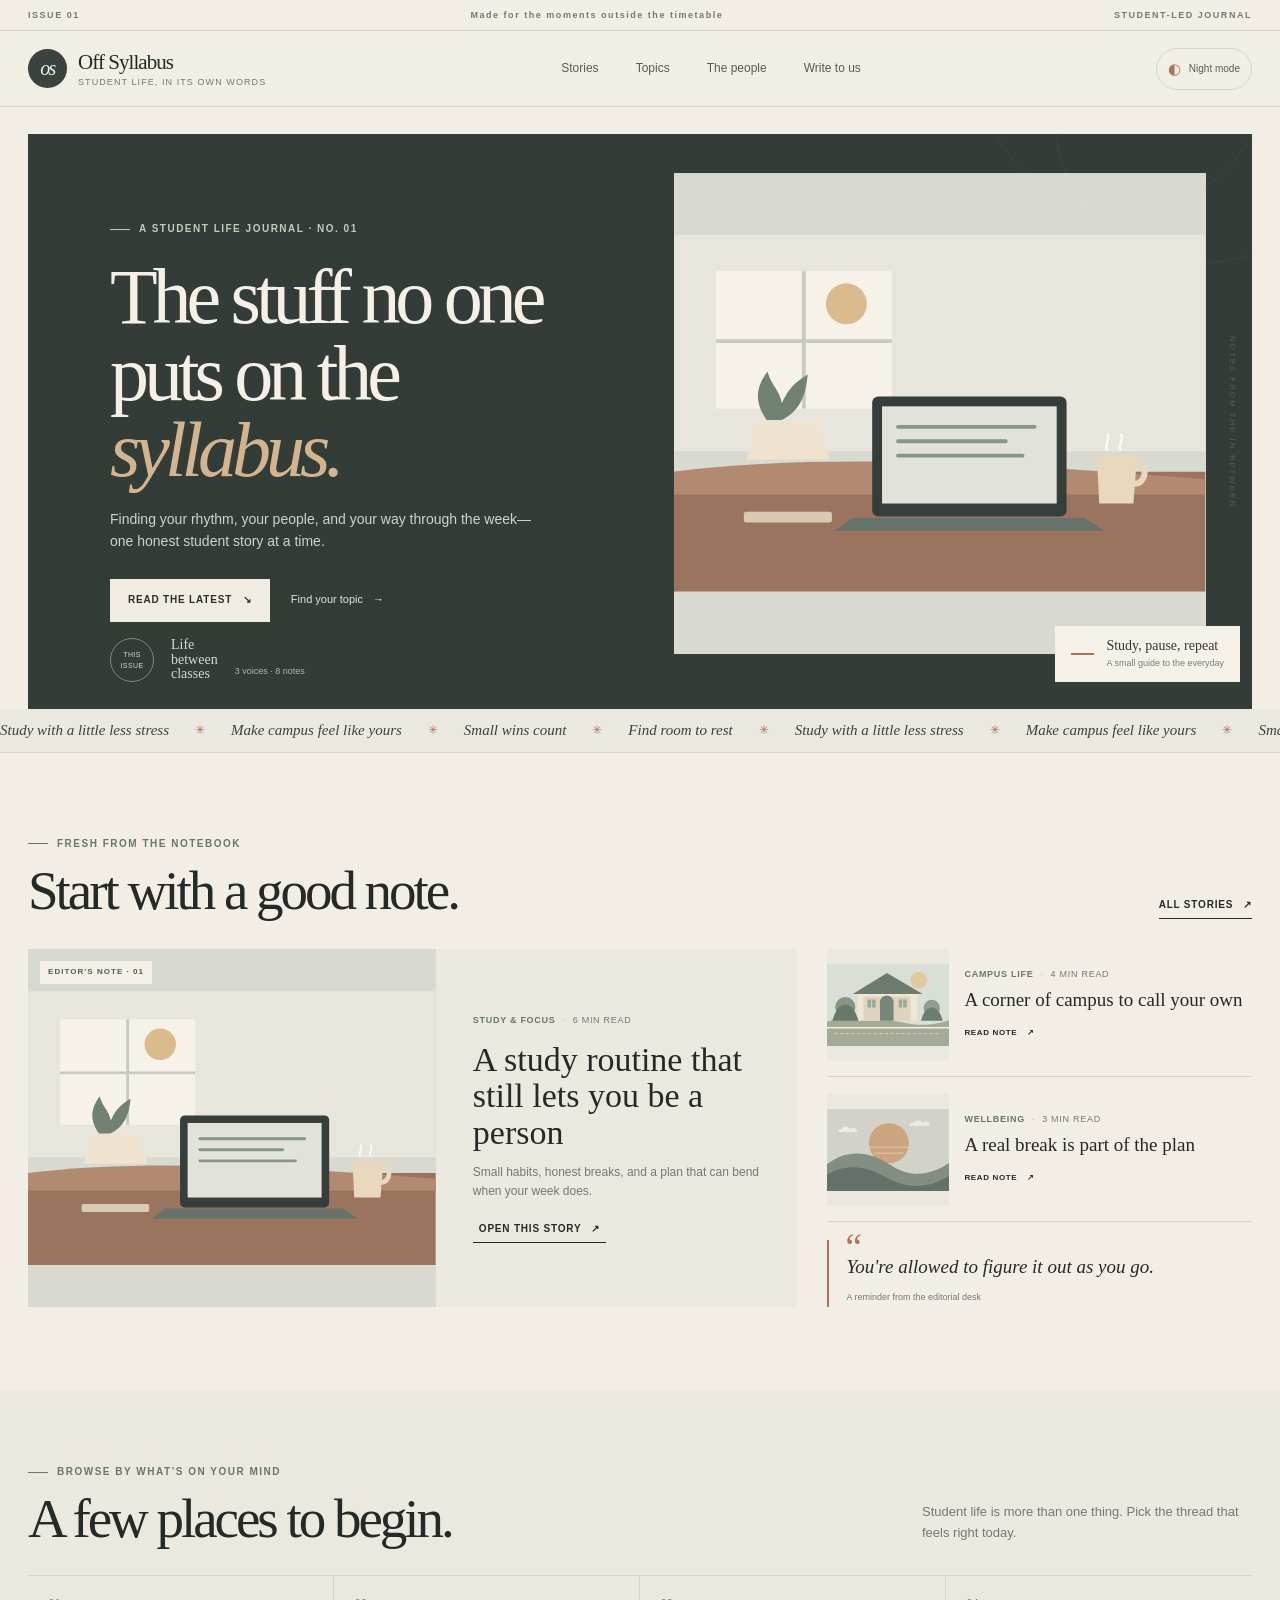
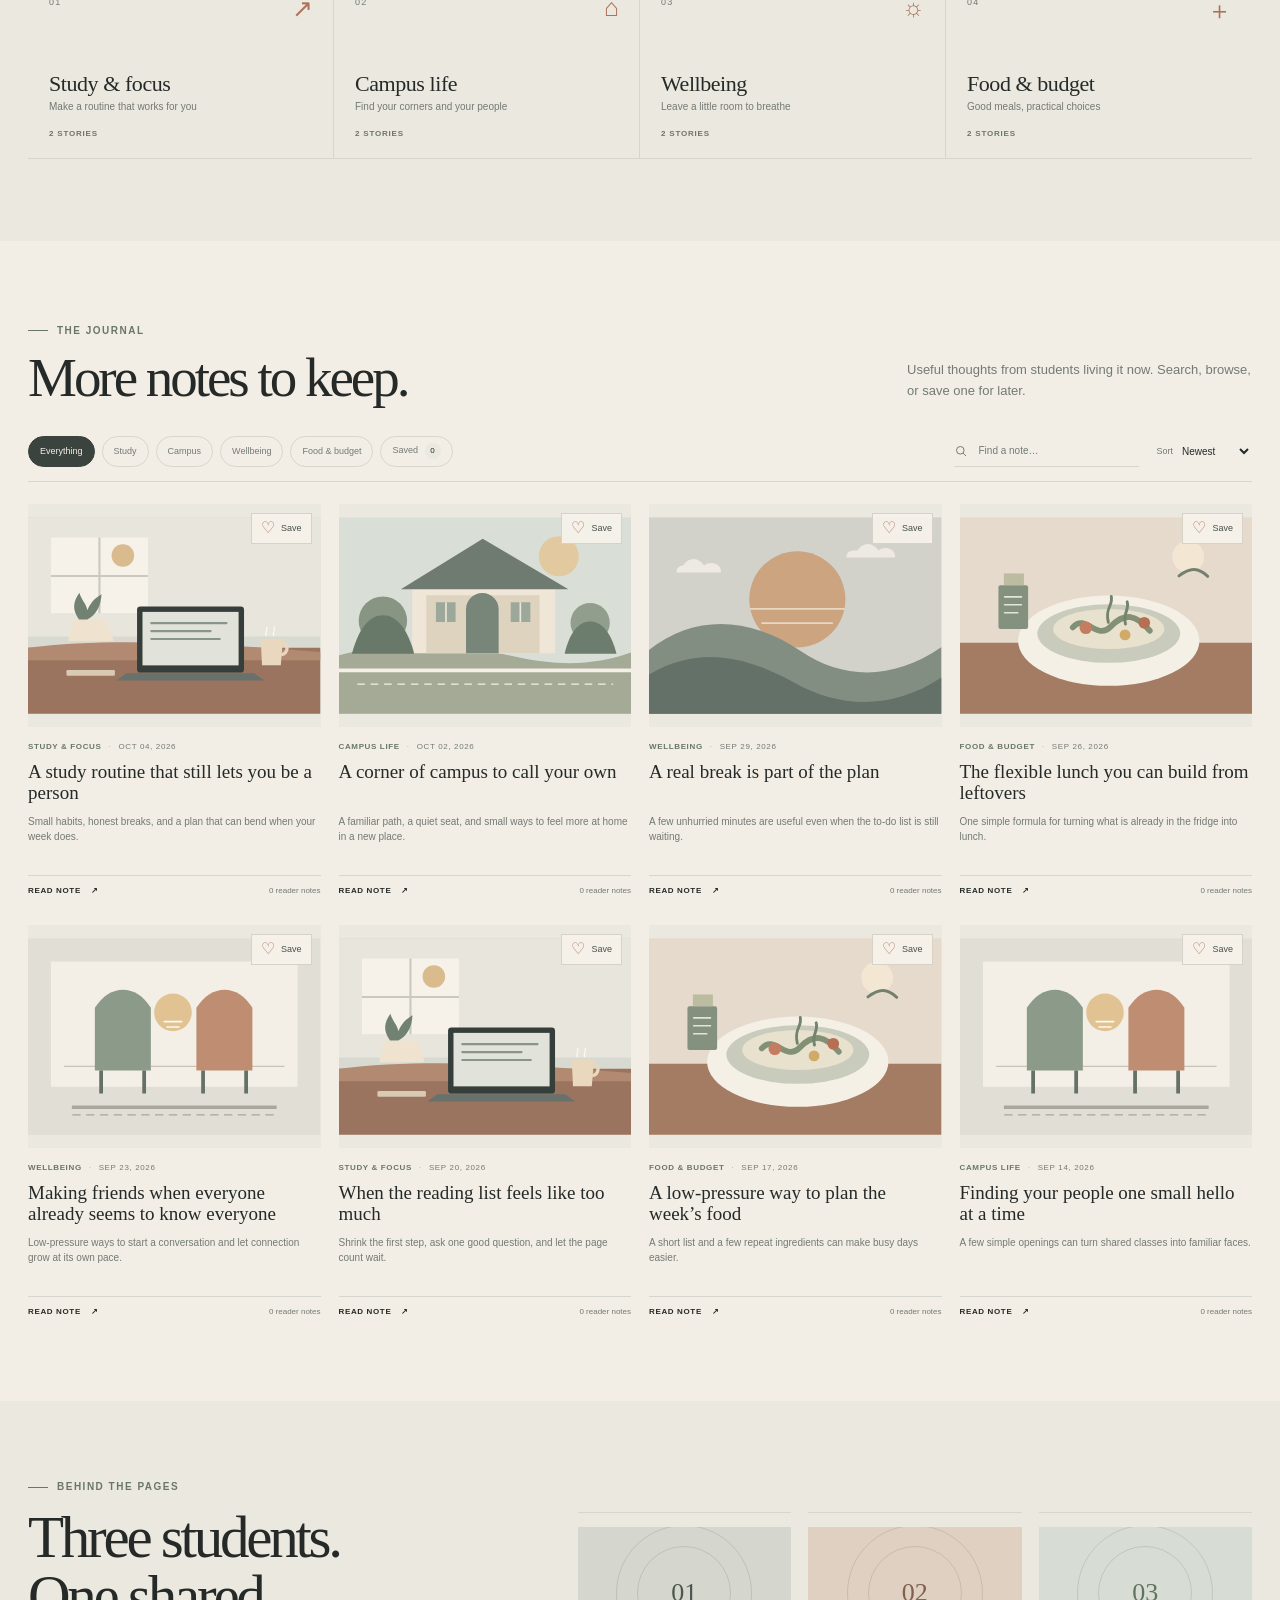
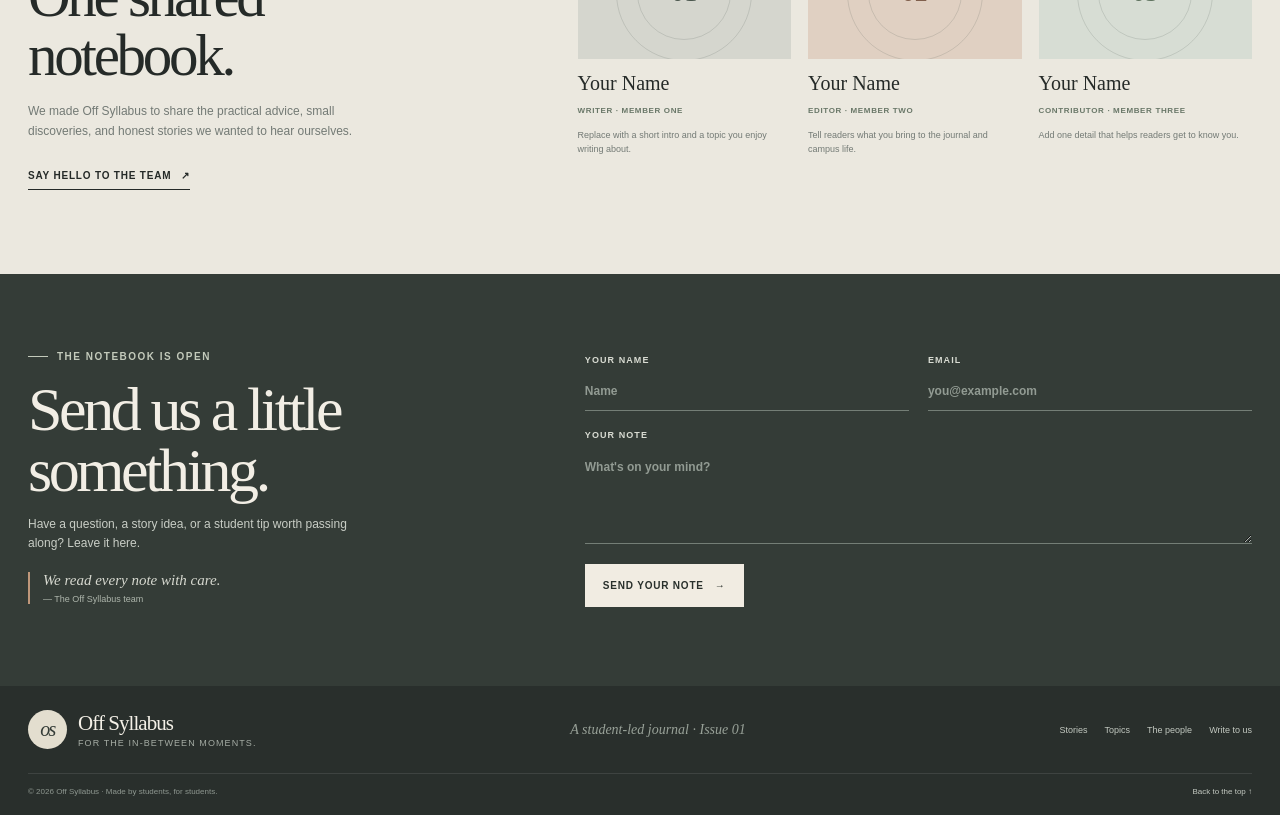
<file: index.html>
<!doctype html>
<html lang="en">
<head>
  <meta charset="utf-8">
  <meta name="viewport" content="width=device-width, initial-scale=1">
  <meta name="theme-color" content="#f2eee5">
  <meta name="description" content="Off Syllabus is a student life journal about studying, campus connections, wellbeing, and everyday wins.">
  <title>Off Syllabus — Student life, in its own words</title>
  <link rel="stylesheet" href="styles.css">
  <script src="script.js" defer></script>
</head>
<body>
  <svg class="svg-library" aria-hidden="true" xmlns="http://www.w3.org/2000/svg">
    <symbol id="cover-desk" viewBox="0 0 700 470">
      <rect width="700" height="470" fill="#d8d9d0"/><path d="M0 0h700v285H0z" fill="#e8e5dc"/><rect x="55" y="48" width="232" height="181" fill="#f6f2e9"/><path d="M171 48v181M55 140h232" stroke="#c9c9bf" stroke-width="5"/><circle cx="227" cy="91" r="27" fill="#d9bb8e"/><path d="M0 312h700v158H0z" fill="#9b745f"/><path d="M0 312c187-24 430-12 700 10v20H0z" fill="#b28a72"/><rect x="261" y="213" width="256" height="158" rx="8" fill="#353e3a"/><rect x="274" y="226" width="230" height="128" fill="#e1e3da"/><path d="M295 253h180m-180 19h142m-142 19h164" stroke="#88958b" stroke-width="5" stroke-linecap="round"/><path d="M235 373h306l25 17H212z" fill="#69716d"/><path d="M96 296h109l-16-51h-80z" fill="#efe3d0"/><path d="M122 244c-17-24-14-43 1-64 6 20 17 26 19 42 11-25 24-31 34-38-2 29-12 49-34 60" fill="#718272"/><path d="M557 291h53l-5 63h-45z" fill="#e9d8bd"/><path d="M605 302c21-5 18 27 1 26" stroke="#e9d8bd" stroke-width="8" fill="none"/><path d="M570 283c-4-9 5-10 1-20m17 20c-4-9 5-10 1-20" stroke="#fff9ef" stroke-width="3" fill="none" stroke-linecap="round"/><rect x="92" y="365" width="116" height="14" rx="3" fill="#d8cab3"/>
    </symbol>
    <symbol id="cover-campus" viewBox="0 0 700 470">
      <rect width="700" height="470" fill="#d9dfd7"/><circle cx="526" cy="93" r="48" fill="#e2c99f"/><path d="M0 330c151-40 294-24 426 4 103 22 187 20 274-11v147H0z" fill="#a4aa96"/><path d="M175 325V170l169-101 173 101v155z" fill="#efe6d7"/><path d="M148 172 344 51l205 121H148z" fill="#6f7b71"/><path d="M209 186h271v139H209z" fill="#ded3bf"/><path d="M304 220a39 39 0 0 1 78 0v105h-78z" fill="#778679"/><path d="M232 203h47v47h-47zm179 0h47v47h-47z" fill="#9ca99a"/><path d="M256 203v47m178-47v47" stroke="#ece5d8" stroke-width="4"/><circle cx="105" cy="247" r="58" fill="#879582"/><path d="M31 326c16-61 42-92 74-92s59 31 75 92z" fill="#687869"/><circle cx="601" cy="252" r="47" fill="#929e8d"/><path d="M540 326c12-52 34-77 61-77s50 25 63 77z" fill="#6d7d6d"/><path d="M0 366h700" stroke="#f5f0e7" stroke-width="9"/><path d="M44 399h612" stroke="#f5f0e7" stroke-width="3" stroke-dasharray="18 14"/>
    </symbol>
    <symbol id="cover-rest" viewBox="0 0 700 470">
      <rect width="700" height="470" fill="#dddcd4"/><circle cx="355" cy="196" r="115" fill="#d6aa83"/><path d="M0 317c112-89 246-77 362 2 104 71 224 70 338-9v160H0z" fill="#879286"/><path d="M0 376c122-72 236-42 347 19 110 62 234 66 353-12v87H0z" fill="#65736a"/><path d="M0 0h700v470H0z" fill="#566158" opacity=".08"/><path d="M242 219h226m-199 34h171" stroke="#f3e9d9" stroke-width="4" opacity=".75"/><path d="M82 115c14-21 37-20 50 0 18-13 42-3 40 17H66c-1-10 6-17 16-17m417-36c14-21 37-20 50 0 18-13 42-3 40 17H473c-1-10 6-17 16-17" fill="#f6f1e8" opacity=".8"/>
    </symbol>
    <symbol id="cover-lunch" viewBox="0 0 700 470">
      <rect width="700" height="470" fill="#e5dacc"/><path d="M0 300h700v170H0z" fill="#a47c64"/><ellipse cx="356" cy="295" rx="217" ry="108" fill="#f5f0e6"/><ellipse cx="356" cy="278" rx="171" ry="70" fill="#c9cbbd"/><ellipse cx="356" cy="267" rx="133" ry="48" fill="#e8e1cd"/><path d="M270 263c30-34 58 33 91-2s61-28 93 10" stroke="#829176" stroke-width="14" fill="none" stroke-linecap="round"/><circle cx="301" cy="264" r="15" fill="#c47d61"/><circle cx="395" cy="281" r="13" fill="#d2aa68"/><circle cx="441" cy="252" r="14" fill="#b66f53"/><path d="M355 251c-9-35 12-39 7-62m34 66c-7-26 10-34 4-53" stroke="#73846d" stroke-width="7" fill="none" stroke-linecap="round"/><rect x="92" y="162" width="71" height="105" rx="5" fill="#84917e"/><path d="M105 162v-28h48v28" fill="#bcbca0"/><path d="M107 190h40m-40 19h40m-40 19h31" stroke="#e6e4d5" stroke-width="4" stroke-linecap="round"/><circle cx="546" cy="94" r="38" fill="#f3e6d2"/><path d="M524 140c27-21 47-20 69 1" stroke="#73806f" stroke-width="7" fill="none" stroke-linecap="round"/>
    </symbol>
    <symbol id="cover-friends" viewBox="0 0 700 470">
      <rect width="700" height="470" fill="#e1ded5"/><rect x="55" y="55" width="590" height="300" rx="2" fill="#f3efe6"/><path d="M86 306h528" stroke="#c9c4b8" stroke-width="3"/><path d="M160 166c36-58 99-58 134 0v150H160z" fill="#8c9a89"/><path d="M403 166c36-58 99-58 134 0v150H403z" fill="#bf8d71"/><path d="M175 316v55m103-55v55m141-55v55m103-55v55" stroke="#657166" stroke-width="9"/><circle cx="347" cy="177" r="45" fill="#e1c393"/><path d="M326 199h42m-35 13h28" stroke="#fff8ed" stroke-width="4" stroke-linecap="round"/><path d="M105 404h490" stroke="#a8a79e" stroke-width="8"/><path d="M106 422h490" stroke="#a8a79e" stroke-width="3" stroke-dasharray="20 13"/>
    </symbol>
    <symbol id="icon-search" viewBox="0 0 24 24"><circle cx="10.8" cy="10.8" r="6.5" fill="none" stroke="currentColor" stroke-width="1.7"/><path d="m16 16 4.2 4.2" fill="none" stroke="currentColor" stroke-width="1.7" stroke-linecap="round"/></symbol>
  </svg>

  <div class="top-note"><span>ISSUE 01</span><span>Made for the moments outside the timetable</span><span>STUDENT-LED JOURNAL</span></div>
  <header class="site-header" id="top">
    <div class="shell nav-wrap">
      <a class="brand" href="#top" aria-label="Off Syllabus home"><span class="brand-stamp">os</span><span class="brand-word">Off Syllabus<span>Student life, in its own words</span></span></a>
      <button class="menu-toggle" type="button" aria-label="Open navigation" aria-expanded="false">☰</button>
      <nav class="main-nav" aria-label="Main navigation"><a href="#latest">Stories</a><a href="#topics">Topics</a><a href="#people">The people</a><a href="#note-us">Write to us</a></nav>
      <button class="theme-toggle" id="theme-toggle" type="button" aria-label="Switch to dark theme"><span class="theme-icon" aria-hidden="true">◐</span><span class="theme-label">Night mode</span></button>
    </div>
  </header>

  <main>
    <section class="hero shell">
      <div class="hero-panel">
        <div class="hero-copy">
          <div class="eyebrow eyebrow-light"><span class="eyebrow-mark"></span> A student life journal · No. 01</div>
          <h1>The stuff no one puts on the <em>syllabus.</em></h1>
          <p>Finding your rhythm, your people, and your way through the week—one honest student story at a time.</p>
          <div class="hero-links"><a class="button button-cream" href="#latest">Read the latest <span aria-hidden="true">↘</span></a><a class="hero-text-link" href="#topics">Find your topic <span aria-hidden="true">→</span></a></div>
          <div class="issue-stamp"><span>THIS ISSUE</span><strong>Life<br>between<br>classes</strong><small>3 voices · 8 notes</small></div>
        </div>
        <div class="hero-visual">
          <div class="hero-cover"><svg role="img" aria-label="Illustration of a student desk with a laptop, a plant and coffee"><use href="#cover-desk"/></svg></div>
          <div class="hero-caption"><span class="caption-rule"></span><span>Study, pause, repeat<br><small>A small guide to the everyday</small></span></div>
          <span class="hero-vertical">NOTES FROM THE IN-BETWEEN</span>
        </div>
        <span class="panel-orbit orbit-one"></span><span class="panel-orbit orbit-two"></span>
      </div>
    </section>

    <div class="ticker" aria-label="Journal topics"><div class="ticker-track"><span>Study with a little less stress</span><i>✳</i><span>Make campus feel like yours</span><i>✳</i><span>Small wins count</span><i>✳</i><span>Find room to rest</span><i>✳</i><span>Study with a little less stress</span><i>✳</i><span>Make campus feel like yours</span><i>✳</i><span>Small wins count</span><i>✳</i><span>Find room to rest</span><i>✳</i></div></div>

    <section class="section shell feature-section" id="latest">
      <div class="section-heading"><div><div class="eyebrow"><span class="eyebrow-mark"></span> Fresh from the notebook</div><h2>Start with a good note.</h2></div><a class="under-link" href="#all-stories">All stories <span aria-hidden="true">↗</span></a></div>
      <div class="feature-layout">
        <article class="lead-story"><div class="lead-image"><svg role="img" aria-label="A calm student workspace"><use href="#cover-desk"/></svg><span class="image-label">EDITOR'S NOTE · 01</span></div><div class="lead-content"><div class="story-meta"><span>Study &amp; focus</span><i>·</i><time>6 min read</time></div><h3><button class="story-title-button" type="button" data-read="routine">A study routine that still lets you be a person</button></h3><p>Small habits, honest breaks, and a plan that can bend when your week does.</p><button class="arrow-link" type="button" data-read="routine">Open this story <span aria-hidden="true">↗</span></button></div></article>
        <div class="side-stories">
          <article class="side-story"><div class="side-thumb"><svg role="img" aria-label="A campus building on a sunny day"><use href="#cover-campus"/></svg></div><div class="side-story-copy"><div class="story-meta"><span>Campus life</span><i>·</i><time>4 min read</time></div><h3><button class="story-title-button" type="button" data-read="campus-corners">A corner of campus to call your own</button></h3><button class="arrow-link" type="button" data-read="campus-corners">Read note <span aria-hidden="true">↗</span></button></div></article>
          <article class="side-story"><div class="side-thumb"><svg role="img" aria-label="A quiet sunset over rolling hills"><use href="#cover-rest"/></svg></div><div class="side-story-copy"><div class="story-meta"><span>Wellbeing</span><i>·</i><time>3 min read</time></div><h3><button class="story-title-button" type="button" data-read="real-break">A real break is part of the plan</button></h3><button class="arrow-link" type="button" data-read="real-break">Read note <span aria-hidden="true">↗</span></button></div></article>
          <div class="side-quote"><span>“</span><p>You're allowed to figure it out as you go.</p><small>A reminder from the editorial desk</small></div>
        </div>
      </div>
    </section>

    <section class="topic-band" id="topics">
      <div class="shell">
        <div class="section-heading topic-heading"><div><div class="eyebrow"><span class="eyebrow-mark"></span> Browse by what’s on your mind</div><h2>A few places to begin.</h2></div><p>Student life is more than one thing. Pick the thread that feels right today.</p></div>
        <div class="topic-grid">
          <button class="topic-card" type="button" data-topic="study"><span class="topic-number">01</span><span class="topic-symbol">↗</span><strong>Study &amp; focus</strong><small>Make a routine that works for you</small><span class="topic-count">2 stories</span></button>
          <button class="topic-card" type="button" data-topic="campus"><span class="topic-number">02</span><span class="topic-symbol">⌂</span><strong>Campus life</strong><small>Find your corners and your people</small><span class="topic-count">2 stories</span></button>
          <button class="topic-card" type="button" data-topic="wellbeing"><span class="topic-number">03</span><span class="topic-symbol">☼</span><strong>Wellbeing</strong><small>Leave a little room to breathe</small><span class="topic-count">2 stories</span></button>
          <button class="topic-card" type="button" data-topic="money"><span class="topic-number">04</span><span class="topic-symbol">＋</span><strong>Food &amp; budget</strong><small>Good meals, practical choices</small><span class="topic-count">2 stories</span></button>
        </div>
      </div>
    </section>

    <section class="section shell journal-section" id="all-stories">
      <div class="section-heading"><div><div class="eyebrow"><span class="eyebrow-mark"></span> The journal</div><h2>More notes to keep.</h2></div><div class="journal-intro">Useful thoughts from students living it now. Search, browse, or save one for later.</div></div>
      <div class="journal-tools">
        <div class="filter-list" role="group" aria-label="Filter stories"><button class="filter-button selected" data-filter="all" type="button">Everything</button><button class="filter-button" data-filter="study" type="button">Study</button><button class="filter-button" data-filter="campus" type="button">Campus</button><button class="filter-button" data-filter="wellbeing" type="button">Wellbeing</button><button class="filter-button" data-filter="money" type="button">Food &amp; budget</button><button class="filter-button saved-filter" id="saved-filter" data-filter="saved" type="button">Saved <span id="saved-total">0</span></button></div>
        <div class="tool-right"><label class="search-box"><svg aria-hidden="true"><use href="#icon-search"/></svg><span class="sr-only">Search articles</span><input id="search-field" type="search" placeholder="Find a note…"></label><label class="sort-label">Sort <select id="sort-select" aria-label="Sort stories"><option value="newest">Newest</option><option value="oldest">Oldest</option><option value="shortest">Quick reads</option></select></label></div>
      </div>
      <div class="story-grid" id="story-grid" aria-live="polite"></div><p class="no-results" id="no-results" hidden>No notes found for that search. Try another word or topic.</p>
    </section>

    <section class="people-section" id="people"><div class="shell people-layout"><div class="people-intro"><div class="eyebrow"><span class="eyebrow-mark"></span> Behind the pages</div><h2>Three students.<br>One shared notebook.</h2><p>We made Off Syllabus to share the practical advice, small discoveries, and honest stories we wanted to hear ourselves.</p><a class="under-link" href="#note-us">Say hello to the team <span aria-hidden="true">↗</span></a></div><div class="people-cards"><article class="person"><div class="person-photo photo-a"><span>01</span></div><h3>Your Name</h3><small>Writer · Member one</small><p>Replace with a short intro and a topic you enjoy writing about.</p></article><article class="person"><div class="person-photo photo-b"><span>02</span></div><h3>Your Name</h3><small>Editor · Member two</small><p>Tell readers what you bring to the journal and campus life.</p></article><article class="person"><div class="person-photo photo-c"><span>03</span></div><h3>Your Name</h3><small>Contributor · Member three</small><p>Add one detail that helps readers get to know you.</p></article></div></div></section>

    <section class="contact-section" id="note-us"><div class="shell contact-layout"><div><div class="eyebrow eyebrow-light"><span class="eyebrow-mark"></span> The notebook is open</div><h2>Send us a little<br>something.</h2><p>Have a question, a story idea, or a student tip worth passing along? Leave it here.</p><div class="contact-aside">We read every note with care.<span>— The Off Syllabus team</span></div></div><form class="contact-form" id="contact-form"><div class="form-row"><label>Your name<input name="name" required maxlength="60" placeholder="Name"></label><label>Email<input name="email" type="email" required placeholder="you@example.com"></label></div><label>Your note<textarea name="message" required maxlength="1200" placeholder="What's on your mind?" rows="4"></textarea></label><button class="button button-cream" type="submit">Send your note <span aria-hidden="true">→</span></button><p class="form-status" id="form-status" role="status" hidden>Thanks for writing. This front-end preview doesn’t deliver messages to an inbox yet.</p></form></div></section>
  </main>

  <footer class="site-footer"><div class="shell footer-main"><a class="brand footer-brand" href="#top"><span class="brand-stamp">os</span><span class="brand-word">Off Syllabus<span>For the in-between moments.</span></span></a><div class="footer-line">A student-led journal · Issue 01</div><nav aria-label="Footer navigation"><a href="#latest">Stories</a><a href="#topics">Topics</a><a href="#people">The people</a><a href="#note-us">Write to us</a></nav></div><div class="shell footer-bottom"><span>© 2026 Off Syllabus · Made by students, for students.</span><a href="#top">Back to the top ↑</a></div></footer>

  <div class="modal" id="story-modal" aria-hidden="true"><div class="modal-scrim" data-close-modal></div><article class="modal-panel" role="dialog" aria-modal="true" aria-labelledby="modal-title"><button class="modal-close" type="button" aria-label="Close story">×</button><div class="modal-meta" id="modal-meta"></div><h2 id="modal-title"></h2><div class="modal-image" id="modal-image"></div><div class="modal-body" id="modal-body"></div><div class="modal-save-line"><button class="save-button modal-save" id="modal-save" type="button"><span aria-hidden="true">♡</span> Save for later</button></div><section class="comments"><div class="comments-heading"><h3>Notes from readers</h3><span id="comment-total"></span></div><div class="comment-list" id="comment-list"></div><form class="comment-form" id="comment-form"><label>Name<input name="name" required maxlength="40" placeholder="Your name"></label><label>Leave a comment<textarea name="comment" required maxlength="500" rows="2" placeholder="Add a kind thought…"></textarea></label><button class="button button-dark" type="submit">Post note</button></form></section></article></div>
</body>
</html>
</file>
<file: styles.css>
:root {
  color-scheme: light;
  --cream: #f2eee5;
  --paper: #faf9f5;
  --paper-2: #ebe8df;
  --ink: #252a28;
  --ash: #737a75;
  --ash-deep: #3b433e;
  --line: #d8d5cd;
  --olive: #697768;
  --clay: #ad725a;
  --muted-ink: #555d57;
  --serif: Georgia, "Times New Roman", serif;
  --sans: "Aptos", "Segoe UI", Arial, sans-serif;
  --shell: 1600px;
}
html[data-theme="dark"] {
  color-scheme: dark;
  --cream: #252b28;
  --paper: #303733;
  --paper-2: #3a423d;
  --ink: #f2eee5;
  --ash: #b6bcb5;
  --ash-deep: #d8ddd5;
  --line: #505953;
  --olive: #b4c2ad;
  --clay: #d9a184;
  --muted-ink: #c7cdc6;
}
* { box-sizing: border-box; }
html { scroll-behavior: smooth; scroll-padding-top: 84px; }
body { margin: 0; background: var(--cream); color: var(--ink); font: 16px/1.6 var(--sans); transition: background .25s ease, color .25s ease; }
button, input, textarea, select { font: inherit; }
button { color: inherit; }
a { color: inherit; text-decoration: none; }
.svg-library { position: absolute; width: 0; height: 0; overflow: hidden; }
.shell { width: min(var(--shell), calc(100% - 56px)); margin: 0 auto; }
.top-note { display: flex; justify-content: space-between; gap: 15px; padding: 8px max(28px, calc((100% - var(--shell)) / 2)); border-bottom: 1px solid var(--line); color: var(--ash); font-size: 9px; font-weight: 700; letter-spacing: .17em; }
.site-header { position: sticky; top: 0; z-index: 25; border-bottom: 1px solid var(--line); background: color-mix(in srgb, var(--cream) 93%, transparent); backdrop-filter: blur(14px); }
.nav-wrap { min-height: 75px; display: flex; align-items: center; justify-content: space-between; gap: 28px; }
.brand { display: inline-flex; align-items: center; gap: 11px; }
.brand-stamp { width: 39px; height: 39px; display: grid; place-items: center; border-radius: 50%; background: var(--ash-deep); color: var(--cream); font: italic 20px var(--serif); letter-spacing: -.08em; }
.brand-word { display: block; font: 21px/1.05 var(--serif); letter-spacing: -.045em; }
.brand-word span { display: block; margin-top: 5px; color: var(--ash); font: 9px/1 var(--sans); letter-spacing: .12em; text-transform: uppercase; }
.main-nav { display: flex; align-items: center; gap: clamp(17px, 3vw, 37px); color: var(--muted-ink); font-size: 12px; }
.main-nav a, .site-footer nav a { transition: color .2s ease; }
.main-nav a:hover, .site-footer nav a:hover { color: var(--clay); }
.theme-toggle { display: inline-flex; align-items: center; gap: 8px; padding: 8px 11px; border: 1px solid var(--line); border-radius: 99px; background: transparent; color: var(--muted-ink); font-size: 10px; cursor: pointer; }
.theme-icon { color: var(--clay); font-size: 15px; }
.menu-toggle { display: none; border: 0; background: none; font-size: 23px; cursor: pointer; }
.hero { padding-top: 27px; }
.hero-panel { position: relative; display: grid; grid-template-columns: 1.04fr .96fr; min-height: 500px; overflow: hidden; background: #343c37; color: #f4f0e7; }
.hero-copy { position: relative; z-index: 2; padding: clamp(44px, 7vw, 87px) clamp(35px, 6.5vw, 82px); }
.eyebrow { display: flex; align-items: center; gap: 9px; color: var(--olive); font-size: 10px; font-weight: 750; letter-spacing: .15em; text-transform: uppercase; }
.eyebrow-light { color: #c7c9bb; }
.eyebrow-mark { width: 20px; height: 1px; background: currentColor; }
h1, h2, h3, p { margin-top: 0; }
.hero h1 { max-width: 600px; margin: 22px 0 19px; font: 500 clamp(50px, 6.1vw, 79px)/.98 var(--serif); letter-spacing: -.065em; }
.hero h1 em { color: #d2b491; font-weight: 400; }
.hero-copy > p { max-width: 435px; margin-bottom: 26px; color: #d0d3cc; font-size: 14px; }
.hero-links { display: flex; flex-wrap: wrap; align-items: center; gap: 21px; }
.button { display: inline-flex; align-items: center; justify-content: center; gap: 11px; min-height: 43px; padding: 0 17px; border: 1px solid transparent; font-size: 10px; font-weight: 750; letter-spacing: .08em; text-transform: uppercase; cursor: pointer; transition: transform .18s ease, background .18s ease; }
.button:hover { transform: translateY(-2px); }
.button-cream { background: #f1ece2; color: #29302c; }
.button-cream:hover { background: #fffaf0; }
.button-dark { background: var(--ash-deep); color: var(--cream); }
.hero-text-link { color: #e6e3d9; font-size: 11px; }
.hero-text-link span { margin-left: 7px; }
.issue-stamp { position: absolute; left: clamp(35px, 6.5vw, 82px); bottom: 27px; display: flex; align-items: center; gap: 17px; color: #d7d8ce; }
.issue-stamp > span { width: 44px; height: 44px; display: grid; place-items: center; border: 1px solid #d7d8ce77; border-radius: 50%; font-size: 7px; letter-spacing: .06em; text-align: center; }
.issue-stamp strong { font: 14px/1.03 var(--serif); font-weight: 500; }
.issue-stamp small { align-self: end; padding-bottom: 3px; color: #aeb5ac; font-size: 9px; }
.hero-visual { position: relative; min-height: 500px; padding: 39px 46px 55px 10px; }
.hero-cover { height: 100%; min-height: 406px; overflow: hidden; background: #d8d9d0; }
.hero-cover svg { width: 100%; height: 100%; display: block; }
.hero-caption { position: absolute; right: 12px; bottom: 27px; display: flex; align-items: center; gap: 12px; padding: 12px 16px; background: #f5f1e8; color: #343a36; font: 14px/1.15 var(--serif); }
.hero-caption small { color: #778079; font: 9px var(--sans); }
.caption-rule { width: 23px; height: 2px; background: var(--clay); }
.hero-vertical { position: absolute; top: 50%; right: 14px; color: #e3e0d533; font-size: 8px; letter-spacing: .24em; writing-mode: vertical-rl; transform: translateY(-50%); }
.panel-orbit { position: absolute; z-index: 0; width: 290px; height: 290px; border: 1px solid #ffffff0b; border-radius: 50%; pointer-events: none; }
.orbit-one { right: -93px; top: -160px; }.orbit-two { right: -17px; top: -212px; }
.ticker { overflow: hidden; border-bottom: 1px solid var(--line); background: var(--paper-2); color: var(--ash-deep); }
.ticker-track { width: max-content; display: flex; align-items: center; gap: 26px; padding: 12px 0; animation: ticker 38s linear infinite; }
.ticker-track span { font: italic 15px var(--serif); white-space: nowrap; }
.ticker-track i { color: var(--clay); font-size: 12px; font-style: normal; }
@keyframes ticker { to { transform: translateX(-50%); } }
.section { padding-top: 83px; padding-bottom: 83px; }
.section-heading { display: flex; align-items: end; justify-content: space-between; gap: 28px; margin-bottom: 30px; }
.section-heading h2, .topic-heading h2 { margin: 11px 0 0; font: 500 clamp(36px, 4.5vw, 55px)/1.02 var(--serif); letter-spacing: -.055em; }
.under-link, .arrow-link { display: inline-flex; align-items: center; gap: 10px; padding-bottom: 5px; border: 0; border-bottom: 1px solid var(--ink); background: transparent; color: var(--ink); font-size: 10px; font-weight: 750; letter-spacing: .08em; text-transform: uppercase; cursor: pointer; }
.under-link span, .arrow-link span { transition: transform .18s ease; }
.under-link:hover span, .arrow-link:hover span { transform: translate(3px,-2px); }
.feature-layout { display: grid; grid-template-columns: 1.45fr .8fr; gap: 30px; }
.lead-story { display: grid; grid-template-columns: 1.06fr .94fr; min-height: 330px; background: var(--paper-2); }
.lead-image { position: relative; min-height: 330px; overflow: hidden; background: #d8d9d0; }
.lead-image svg, .side-thumb svg, .story-art svg, .modal-image svg { width: 100%; height: 100%; display: block; transition: transform .4s ease; }
.lead-story:hover .lead-image svg, .story-card:hover .story-art svg { transform: scale(1.03); }
.image-label { position: absolute; left: 12px; top: 12px; padding: 5px 8px; background: #f7f3eaed; color: #535d55; font-size: 8px; font-weight: 750; letter-spacing: .13em; }
.lead-content { display: flex; flex-direction: column; align-items: flex-start; justify-content: center; padding: clamp(22px, 3vw, 37px); }
.story-meta { display: flex; flex-wrap: wrap; align-items: center; gap: 7px; color: var(--ash); font-size: 9px; letter-spacing: .08em; text-transform: uppercase; }
.story-meta span { color: var(--olive); font-weight: 750; }
.story-meta i { color: #aba99f; font-style: normal; }
.lead-content h3 { margin: 14px 0 11px; font: 500 clamp(25px, 2.9vw, 34px)/1.08 var(--serif); letter-spacing: -.035em; }
.lead-content p { margin-bottom: 18px; color: var(--ash); font-size: 12px; }
.story-title-button { padding: 0; border: 0; background: transparent; color: inherit; font: inherit; text-align: left; cursor: pointer; }
.story-title-button:hover { color: var(--clay); }
.lead-content .arrow-link { margin-top: 1px; }
.side-stories { display: flex; flex-direction: column; gap: 17px; }
.side-story { display: grid; grid-template-columns: 122px 1fr; gap: 15px; align-items: center; padding-bottom: 15px; border-bottom: 1px solid var(--line); }
.side-thumb { height: 112px; overflow: hidden; background: var(--paper-2); }
.side-story-copy h3 { margin: 7px 0 7px; font: 500 19px/1.13 var(--serif); letter-spacing: -.02em; }
.side-story-copy .arrow-link { border: 0; padding: 0; font-size: 8px; }
.side-quote { position: relative; margin-top: 1px; padding: 4px 4px 0 17px; border-left: 2px solid var(--clay); }
.side-quote > span { position: absolute; top: -14px; left: 16px; color: var(--clay); font: 37px var(--serif); }
.side-quote p { margin: 12px 0 4px; font: italic 19px/1.15 var(--serif); }
.side-quote small { color: var(--ash); font-size: 9px; }
.topic-band { padding: 74px 0 82px; background: var(--paper-2); }
.topic-heading { margin-bottom: 27px; }
.topic-heading p { max-width: 330px; margin: 0 0 4px; color: var(--ash); font-size: 13px; }
.topic-grid { display: grid; grid-template-columns: repeat(4, 1fr); border-top: 1px solid var(--line); border-bottom: 1px solid var(--line); }
.topic-card { position: relative; min-height: 182px; display: flex; flex-direction: column; align-items: flex-start; padding: 19px 21px 17px; border: 0; border-right: 1px solid var(--line); background: transparent; color: var(--ink); text-align: left; cursor: pointer; transition: background .2s ease, transform .2s ease; }
.topic-card:last-child { border-right: 0; }
.topic-card:hover { background: color-mix(in srgb, var(--paper) 70%, transparent); transform: translateY(-3px); }
.topic-number { color: var(--ash); font-size: 9px; letter-spacing: .13em; }
.topic-symbol { position: absolute; top: 18px; right: 20px; color: var(--clay); font: 25px var(--serif); }
.topic-card strong { margin-top: auto; font: 500 22px var(--serif); letter-spacing: -.02em; }
.topic-card small { margin-top: 2px; color: var(--ash); font-size: 10px; }
.topic-count { margin-top: 13px; color: var(--olive); font-size: 8px; font-weight: 750; letter-spacing: .1em; text-transform: uppercase; }
.journal-section { padding-top: 82px; }
.journal-intro { max-width: 345px; margin: 0 0 4px; color: var(--ash); font-size: 13px; }
.journal-tools { display: flex; align-items: center; justify-content: space-between; gap: 20px; margin: 29px 0 22px; padding-bottom: 14px; border-bottom: 1px solid var(--line); }
.filter-list { display: flex; flex-wrap: wrap; gap: 7px; }
.filter-button { min-height: 31px; padding: 0 11px; border: 1px solid var(--line); border-radius: 99px; background: transparent; color: var(--ash); font-size: 9px; cursor: pointer; transition: .2s ease; }
.filter-button:hover, .filter-button.selected { border-color: var(--ash-deep); background: var(--ash-deep); color: var(--cream); }
.saved-filter span { display: inline-grid; width: 16px; height: 16px; place-items: center; margin-left: 4px; border-radius: 50%; background: var(--paper-2); color: var(--ink); font-size: 8px; }
.tool-right { display: flex; align-items: center; gap: 17px; }
.search-box { display: flex; align-items: center; gap: 8px; width: 185px; padding: 6px 0; border-bottom: 1px solid var(--line); color: var(--ash); }
.search-box svg { width: 14px; height: 14px; flex: none; }
.search-box input { min-width: 0; width: 100%; border: 0; outline: 0; background: transparent; color: var(--ink); font-size: 10px; }
.search-box input::placeholder { color: var(--ash); }
.sort-label { display: flex; align-items: center; gap: 5px; color: var(--ash); font-size: 9px; }
.sort-label select { border: 0; background: transparent; color: var(--ink); font-size: 10px; outline-color: var(--olive); }
.story-grid { display: grid; grid-template-columns: repeat(4, minmax(0,1fr)); gap: 27px 18px; }
.story-card { min-width: 0; animation: rise .35s ease both; }
@keyframes rise { from { opacity: 0; transform: translateY(8px); } to { opacity: 1; transform: none; } }
.story-art { position: relative; aspect-ratio: 1.31; overflow: hidden; background: var(--paper-2); }
.story-art .save-button { position: absolute; top: 9px; right: 9px; }
.save-button { display: inline-flex; align-items: center; justify-content: center; gap: 6px; min-height: 31px; padding: 0 9px; border: 1px solid #d6d2c8; background: #f7f3ebed; color: #465049; font-size: 9px; cursor: pointer; transition: .2s ease; }
.save-button span { color: var(--clay); font-size: 16px; line-height: 1; }
.save-button[aria-pressed="true"] { border-color: var(--clay); background: var(--clay); color: #fffaf2; }
.save-button[aria-pressed="true"] span { color: inherit; }
.story-card .story-meta { margin-top: 14px; font-size: 8px; }
.story-card h3 { min-height: 47px; margin: 7px 0 6px; font: 500 19px/1.14 var(--serif); letter-spacing: -.025em; }
.story-card > p { min-height: 49px; margin: 0 0 12px; color: var(--ash); font-size: 10px; line-height: 1.55; }
.story-card-bottom { display: flex; align-items: center; justify-content: space-between; gap: 8px; padding-top: 9px; border-top: 1px solid var(--line); }
.story-card-bottom .arrow-link { border: 0; padding: 0; font-size: 8px; }
.comment-count { color: var(--ash); font-size: 8px; }
.no-results { padding: 30px; border: 1px dashed var(--line); color: var(--ash); text-align: center; font-size: 12px; }
.people-section { padding: 78px 0 84px; background: var(--paper-2); }
.people-layout { display: grid; grid-template-columns: .8fr 1.2fr; gap: clamp(38px, 8vw, 100px); align-items: center; }
.people-intro h2 { margin: 13px 0 17px; font: 500 clamp(40px, 4.8vw, 59px)/1 var(--serif); letter-spacing: -.055em; }
.people-intro p { max-width: 355px; margin-bottom: 20px; color: var(--ash); font-size: 12px; }
.people-cards { display: grid; grid-template-columns: repeat(3,1fr); gap: 17px; }
.person { padding-top: 14px; border-top: 1px solid var(--line); }
.person-photo { position: relative; height: 132px; display: grid; place-items: center; overflow: hidden; margin-bottom: 13px; background: #d5d6ce; }
.person-photo::before, .person-photo::after { content: ""; position: absolute; width: 92px; height: 92px; border: 1px solid #48544b29; border-radius: 50%; }
.person-photo::after { width: 134px; height: 134px; }
.person-photo span { position: relative; z-index: 1; color: #4b574e; font: 26px var(--serif); }
.photo-b { background: #e0d0c2; }.photo-b span { color: #805f4c; }
.photo-c { background: #d7ddd4; }.photo-c span { color: #5f735f; }
.person h3 { margin: 0; font: 500 20px var(--serif); }
.person small { color: var(--olive); font-size: 8px; font-weight: 750; letter-spacing: .08em; text-transform: uppercase; }
.person p { margin: 9px 0 0; color: var(--ash); font-size: 9px; line-height: 1.55; }
.contact-section { padding: 75px 0 79px; background: #343c37; color: #f2eee5; }
.contact-layout { display: grid; grid-template-columns: .8fr 1.2fr; gap: clamp(40px, 9vw, 112px); }
.contact-section .eyebrow { color: #c3cabb; }
.contact-section h2 { margin: 14px 0 15px; font: 500 clamp(42px, 5vw, 62px)/.98 var(--serif); letter-spacing: -.055em; }
.contact-section > .shell > div:first-child > p { max-width: 350px; margin-bottom: 18px; color: #c9cec6; font-size: 12px; }
.contact-aside { padding-left: 13px; border-left: 2px solid #bf977a; color: #d6d8cf; font: italic 15px var(--serif); }
.contact-aside span { display: block; margin-top: 5px; color: #aeb6ac; font: 9px var(--sans); }
.contact-form { display: flex; flex-direction: column; gap: 17px; padding-top: 4px; }
.form-row { display: grid; grid-template-columns: 1fr 1fr; gap: 19px; }
.contact-form label { display: flex; flex-direction: column; gap: 6px; color: #d9dcd3; font-size: 9px; font-weight: 750; letter-spacing: .12em; text-transform: uppercase; }
.contact-form input, .contact-form textarea { width: 100%; border: 0; border-bottom: 1px solid #747e76; border-radius: 0; padding: 9px 0; outline: 0; background: transparent; color: white; font-size: 12px; letter-spacing: 0; text-transform: none; }
.contact-form textarea { resize: vertical; }
.contact-form input:focus, .contact-form textarea:focus { border-color: #e0bd9e; }
.contact-form input::placeholder, .contact-form textarea::placeholder { color: #929b93; }
.contact-form .button { align-self: flex-start; margin-top: 3px; }
.form-status { margin: 0; color: #e2e5dc; font-size: 11px; }
.site-footer { background: #292f2c; color: #c3c9c1; }
.footer-main { display: flex; align-items: center; justify-content: space-between; gap: 25px; padding-top: 24px; padding-bottom: 24px; }
.footer-brand .brand-stamp { background: #e3decf; color: #343c37; }
.footer-brand .brand-word { color: #f4f0e7; }
.footer-brand .brand-word span { color: #a5aca4; }
.footer-line { color: #98a198; font: italic 14px var(--serif); }
.site-footer nav { display: flex; gap: 17px; font-size: 9px; }
.footer-bottom { display: flex; justify-content: space-between; gap: 14px; padding-top: 12px; padding-bottom: 16px; border-top: 1px solid #ffffff19; color: #8e9790; font-size: 8px; }
.footer-bottom a { color: #c3c9c1; }
.modal { position: fixed; inset: 0; z-index: 60; display: none; overflow-y: auto; padding: 25px 14px; }
.modal.open { display: grid; place-items: start center; }
.modal-scrim { position: fixed; inset: 0; background: #202723bb; backdrop-filter: blur(4px); }
.modal-panel { position: relative; z-index: 1; width: min(760px, 100%); margin: auto; padding: clamp(25px, 5vw, 50px); background: var(--paper); box-shadow: 0 25px 90px #0004; }
.modal-close { position: absolute; top: 14px; right: 15px; width: 35px; height: 35px; border: 1px solid var(--line); border-radius: 50%; background: transparent; color: var(--ink); font-size: 20px; cursor: pointer; }
.modal-meta { display: flex; gap: 8px; color: var(--olive); font-size: 9px; font-weight: 750; letter-spacing: .12em; text-transform: uppercase; }
.modal-meta span + span { color: var(--ash); font-weight: 400; }
.modal-panel h2 { max-width: 640px; margin: 15px 40px 19px 0; font: 500 clamp(34px, 6vw, 54px)/1.02 var(--serif); letter-spacing: -.05em; }
.modal-image { height: clamp(180px, 35vw, 310px); overflow: hidden; background: var(--paper-2); }
.modal-body { padding-top: 17px; color: var(--muted-ink); font: 17px/1.75 var(--serif); }
.modal-body p { margin: 0 0 13px; }
.modal-save-line { margin-top: 8px; }
.modal-save { background: var(--paper-2); color: var(--ink); }
.comments { margin-top: 27px; padding-top: 23px; border-top: 1px solid var(--line); }
.comments-heading { display: flex; justify-content: space-between; align-items: baseline; }
.comments-heading h3 { margin: 0 0 13px; font: 500 24px var(--serif); }
.comments-heading span { color: var(--ash); font-size: 9px; }
.comment-list { display: grid; gap: 9px; margin-bottom: 17px; }
.comment { padding: 11px 13px; background: var(--paper-2); }
.comment strong { font-size: 10px; }
.comment time { margin-left: 7px; color: var(--ash); font-size: 8px; }
.comment p { margin: 4px 0 0; color: var(--ash); font-size: 11px; }
.comment-form { display: grid; grid-template-columns: .7fr 1.3fr auto; align-items: end; gap: 11px; }
.comment-form label { display: flex; flex-direction: column; gap: 5px; color: var(--ash); font-size: 8px; font-weight: 750; letter-spacing: .1em; text-transform: uppercase; }
.comment-form input, .comment-form textarea { width: 100%; min-height: 39px; border: 1px solid var(--line); border-radius: 0; padding: 8px; outline-color: var(--olive); background: var(--cream); color: var(--ink); font-size: 10px; letter-spacing: 0; text-transform: none; }
.comment-form textarea { resize: vertical; }
.comment-form .button { min-height: 39px; padding: 0 11px; font-size: 8px; white-space: nowrap; }
.sr-only { position: absolute; width: 1px; height: 1px; padding: 0; margin: -1px; overflow: hidden; clip: rect(0,0,0,0); white-space: nowrap; border: 0; }
@media (max-width: 960px) {
  .hero-panel { grid-template-columns: 1fr .85fr; min-height: 450px; }
  .hero-visual { min-height: 450px; padding-top: 35px; padding-bottom: 53px; }
  .hero-copy { padding-top: 64px; padding-bottom: 72px; }
  .hero h1 { font-size: clamp(48px, 6.8vw, 68px); }
  .feature-layout { grid-template-columns: 1fr; }
  .side-stories { display: grid; grid-template-columns: 1fr 1fr; }
  .side-quote { grid-column: 1 / -1; }
  .story-grid { grid-template-columns: repeat(3, minmax(0,1fr)); }
}
@media (max-width: 680px) {
  .shell { width: calc(100% - 34px); }
  .top-note { justify-content: center; text-align: center; font-size: 8px; }
  .top-note span:first-child, .top-note span:last-child { display: none; }
  .nav-wrap { position: relative; min-height: 66px; gap: 12px; }
  .menu-toggle { display: block; order: 3; }
  .theme-toggle { margin-left: auto; padding: 7px 9px; }
  .theme-label { display: none; }
  .main-nav { position: absolute; top: 65px; left: -17px; right: -17px; display: none; flex-direction: column; align-items: stretch; gap: 0; padding: 6px 17px 14px; border-bottom: 1px solid var(--line); background: var(--cream); }
  .main-nav.open { display: flex; }
  .main-nav a { padding: 10px 0; border-bottom: 1px solid var(--line); }
  .hero { width: 100%; padding-top: 0; }
  .hero-panel { grid-template-columns: 1fr; min-height: 0; }
  .hero-copy { padding: 43px 23px 25px; }
  .hero h1 { max-width: 470px; margin-top: 18px; font-size: clamp(49px, 13vw, 70px); }
  .hero-copy > p { font-size: 12px; }
  .hero-links { gap: 15px; }
  .issue-stamp { position: static; margin-top: 26px; }
  .hero-visual { min-height: 300px; padding: 0 23px 43px; }
  .hero-cover { min-height: 255px; height: 255px; }
  .hero-caption { right: 12px; bottom: 15px; }
  .hero-vertical { right: 7px; }
  .ticker-track { padding: 10px 0; animation-duration: 30s; }
  .ticker-track span { font-size: 13px; }
  .section { padding-top: 59px; padding-bottom: 60px; }
  .section-heading { align-items: flex-start; flex-direction: column; gap: 13px; margin-bottom: 23px; }
  .section-heading h2, .topic-heading h2 { font-size: 40px; }
  .feature-layout { gap: 20px; }
  .lead-story { grid-template-columns: 1fr; }
  .lead-image { min-height: 235px; height: 235px; }
  .lead-content { padding: 23px; }
  .lead-content h3 { font-size: 32px; }
  .side-stories { grid-template-columns: 1fr; gap: 14px; }
  .side-quote { grid-column: auto; }
  .topic-band { padding: 58px 0 61px; }
  .topic-grid { grid-template-columns: 1fr 1fr; }
  .topic-card { min-height: 153px; padding: 15px; border-bottom: 1px solid var(--line); }
  .topic-card:nth-child(2) { border-right: 0; }
  .topic-card:nth-child(3), .topic-card:nth-child(4) { border-bottom: 0; }
  .topic-card strong { font-size: 19px; }
  .topic-heading p { margin-top: 0; }
  .journal-tools { align-items: stretch; flex-direction: column; gap: 13px; margin-top: 23px; }
  .filter-list { gap: 6px; }
  .filter-button { padding: 0 9px; font-size: 8px; }
  .tool-right { justify-content: space-between; }
  .search-box { flex: 1; }
  .story-grid { grid-template-columns: repeat(2, minmax(0,1fr)); gap: 22px 12px; }
  .story-card h3 { min-height: 0; font-size: 17px; }
  .story-card > p { min-height: 0; font-size: 9px; }
  .story-art { aspect-ratio: 1.14; }
  .story-art .save-button { top: 5px; right: 5px; min-height: 27px; padding: 0 6px; font-size: 8px; }
  .people-section { padding: 59px 0 61px; }
  .people-layout { grid-template-columns: 1fr; gap: 29px; }
  .people-intro h2 { font-size: 46px; }
  .people-cards { gap: 10px; }
  .person-photo { height: 104px; }
  .person h3 { font-size: 17px; }
  .person small { font-size: 7px; }
  .person p { font-size: 8px; }
  .contact-section { padding: 59px 0 61px; }
  .contact-layout { grid-template-columns: 1fr; gap: 29px; }
  .contact-section h2 { font-size: 49px; }
  .form-row { gap: 12px; }
  .footer-main { align-items: flex-start; flex-direction: column; }
  .footer-line { margin: 2px 0; }
  .site-footer nav { flex-wrap: wrap; }
  .footer-bottom { font-size: 7px; }
  .comment-form { grid-template-columns: 1fr; }
  .comment-form .button { justify-self: start; }
  .modal-panel { padding: 25px 20px; }
}
@media (max-width: 380px) {
  .brand-word { font-size: 18px; }
  .brand-stamp { width: 34px; height: 34px; }
  .topic-card { padding: 12px; }
  .filter-button { font-size: 7px; }
  .side-story { grid-template-columns: 95px 1fr; gap: 11px; }
  .side-thumb { height: 95px; }
}
@media (prefers-reduced-motion: reduce) {
  *, *::before, *::after { scroll-behavior: auto !important; animation-duration: .01ms !important; animation-iteration-count: 1 !important; transition-duration: .01ms !important; }
}
</file>
